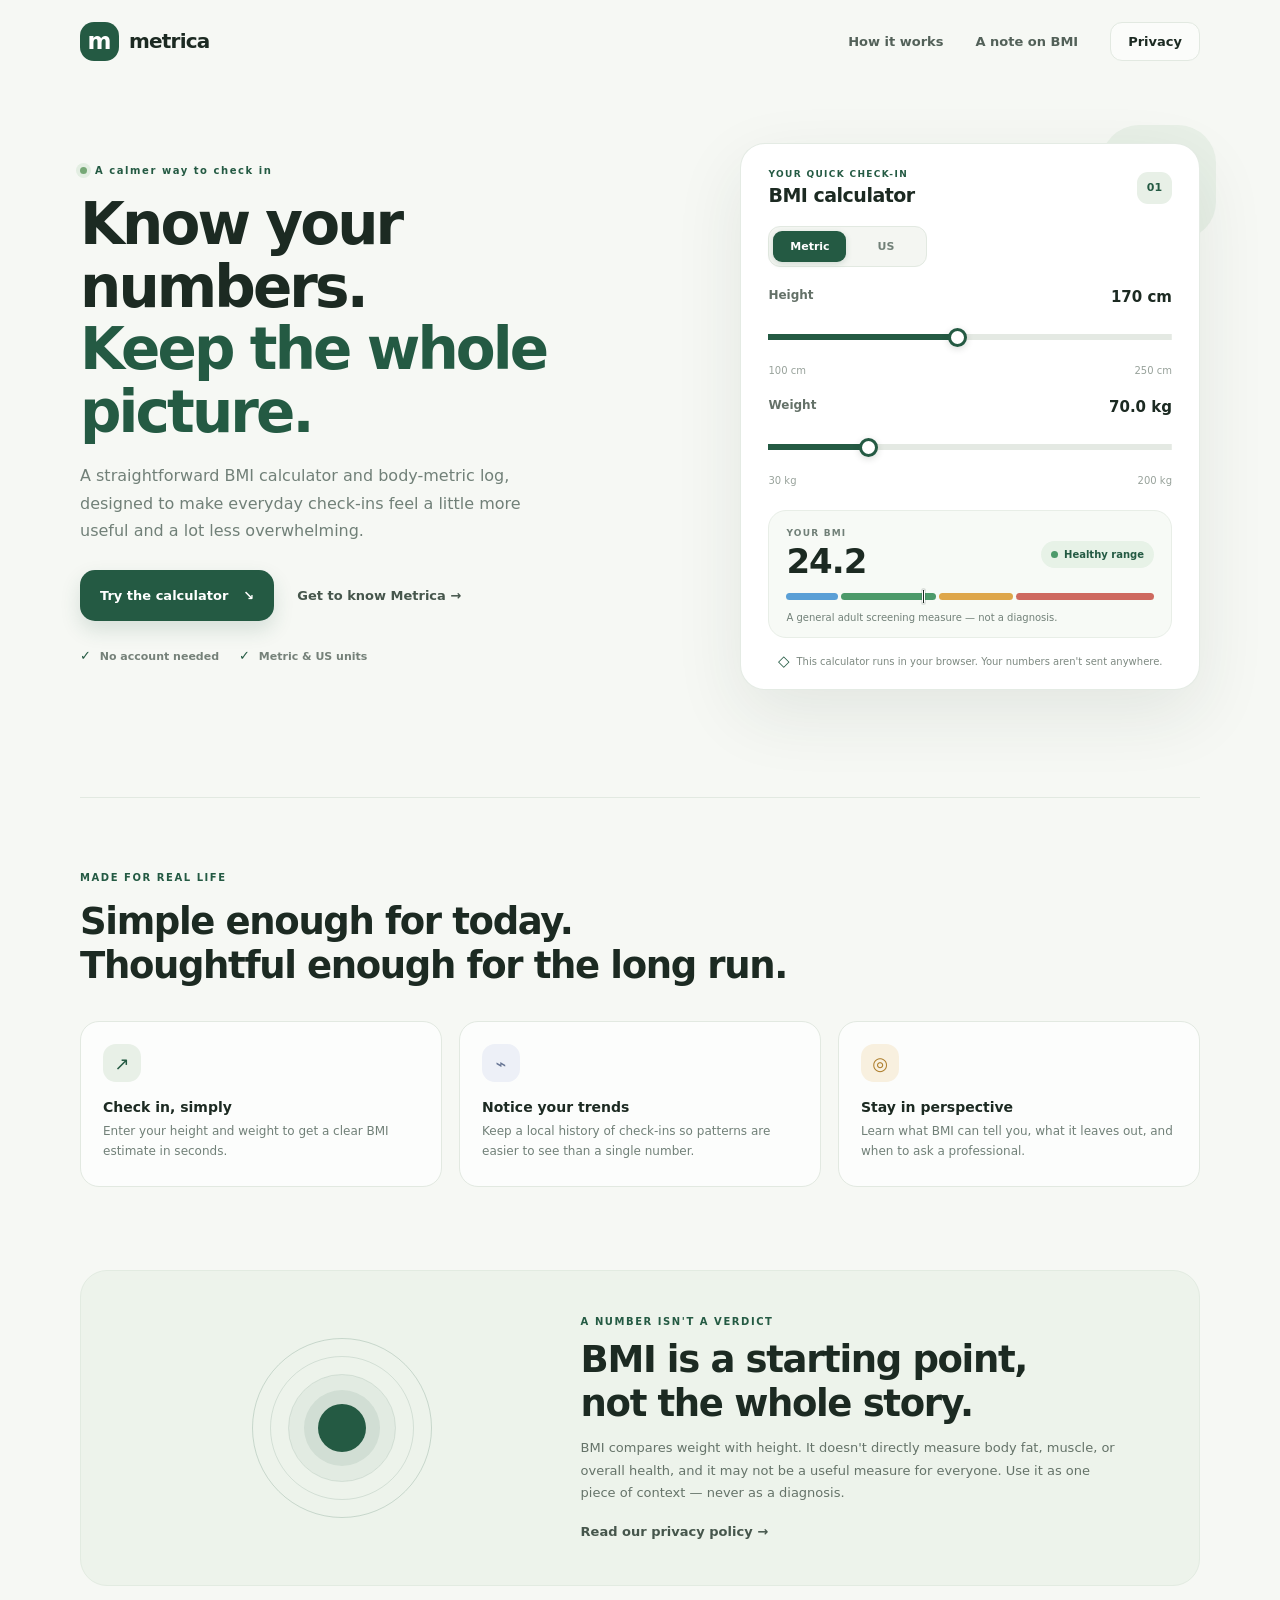
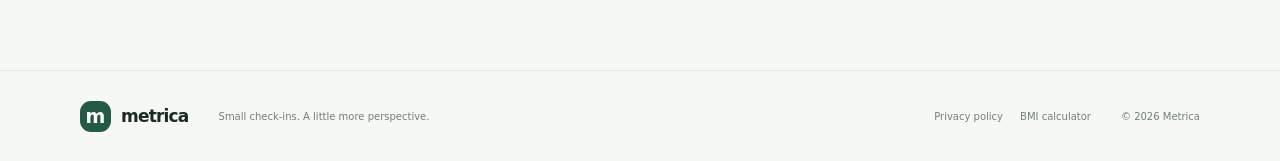
<file: index.html>
<!doctype html>
<html lang="en">
  <head>
    <meta charset="utf-8" />
    <meta name="viewport" content="width=device-width, initial-scale=1" />
    <meta
      name="description"
      content="A simple, private BMI calculator and body-metric companion. Check in, understand the context, and follow your measurements over time."
    />
    <meta name="theme-color" content="#f6f8f4" />
    <title>Metrica — your body, in context</title>
    <link rel="icon" href="favicon.svg" type="image/svg+xml" />
    <link rel="stylesheet" href="styles.css" />
    <script src="app.js" defer></script>
  </head>
  <body>
    <header class="site-header">
      <a class="brand" href="./" aria-label="Metrica home">
        <span class="brand-mark" aria-hidden="true">m</span>
        <span class="brand-name">metrica</span>
      </a>
      <nav class="site-nav" aria-label="Main navigation">
        <a href="#how-it-works">How it works</a>
        <a href="#perspective">A note on BMI</a>
        <a class="nav-cta" href="privacy/">Privacy</a>
      </nav>
    </header>

    <main>
      <section class="hero section-wrap">
        <div class="hero-copy">
          <p class="eyebrow"><span class="eyebrow-dot"></span> A calmer way to check in</p>
          <h1>Know your numbers.<br /><span>Keep the whole picture.</span></h1>
          <p class="hero-description">
            A straightforward BMI calculator and body-metric log, designed to make everyday
            check-ins feel a little more useful and a lot less overwhelming.
          </p>
          <div class="hero-actions">
            <a class="button button-primary" href="#calculator">Try the calculator <span aria-hidden="true">↘</span></a>
            <a class="text-link" href="#how-it-works">Get to know Metrica <span aria-hidden="true">→</span></a>
          </div>
          <div class="trust-row" aria-label="Metrica features">
            <span><span class="check" aria-hidden="true">✓</span> No account needed</span>
            <span><span class="check" aria-hidden="true">✓</span> Metric &amp; US units</span>
          </div>
        </div>

        <section class="calculator-card" id="calculator" aria-labelledby="calculator-title">
          <div class="calculator-topline">
            <div>
              <p class="card-eyebrow">YOUR QUICK CHECK-IN</p>
              <h2 id="calculator-title">BMI calculator</h2>
            </div>
            <span class="card-step" aria-hidden="true">01</span>
          </div>

          <div class="unit-switch" role="group" aria-label="Measurement units">
            <button type="button" class="unit-button is-active" data-unit="metric" aria-pressed="true">Metric</button>
            <button type="button" class="unit-button" data-unit="imperial" aria-pressed="false">US</button>
          </div>

          <div class="range-field">
            <label for="height">Height <output id="height-value" for="height">170 cm</output></label>
            <input id="height" type="range" min="100" max="250" step="1" value="170" />
            <div class="range-ends" aria-hidden="true"><span id="height-min">100 cm</span><span id="height-max">250 cm</span></div>
          </div>

          <div class="range-field">
            <label for="weight">Weight <output id="weight-value" for="weight">70.0 kg</output></label>
            <input id="weight" type="range" min="30" max="200" step="0.1" value="70" />
            <div class="range-ends" aria-hidden="true"><span id="weight-min">30 kg</span><span id="weight-max">200 kg</span></div>
          </div>

          <div class="result-panel" aria-live="polite">
            <div class="result-copy">
              <p class="result-label">YOUR BMI</p>
              <p class="result-number" id="bmi-value">24.2</p>
            </div>
            <div class="result-category">
              <span class="category-dot" id="category-dot"></span>
              <span id="bmi-category">Healthy range</span>
            </div>
            <div class="bmi-scale" aria-hidden="true">
              <span class="scale-segment scale-low"></span>
              <span class="scale-segment scale-healthy"></span>
              <span class="scale-segment scale-high"></span>
              <span class="scale-segment scale-obesity"></span>
              <span class="scale-marker" id="scale-marker"></span>
            </div>
            <p class="result-note">A general adult screening measure — not a diagnosis.</p>
          </div>
          <p class="privacy-note"><span aria-hidden="true">◇</span> This calculator runs in your browser. Your numbers aren't sent anywhere.</p>
        </section>
      </section>

      <section class="feature-strip section-wrap" id="how-it-works">
        <div class="feature-intro">
          <p class="eyebrow">MADE FOR REAL LIFE</p>
          <h2>Simple enough for today.<br />Thoughtful enough for the long run.</h2>
        </div>
        <div class="feature-grid">
          <article class="feature">
            <span class="feature-icon" aria-hidden="true">↗</span>
            <h3>Check in, simply</h3>
            <p>Enter your height and weight to get a clear BMI estimate in seconds.</p>
          </article>
          <article class="feature">
            <span class="feature-icon feature-icon-soft" aria-hidden="true">⌁</span>
            <h3>Notice your trends</h3>
            <p>Keep a local history of check-ins so patterns are easier to see than a single number.</p>
          </article>
          <article class="feature">
            <span class="feature-icon feature-icon-gold" aria-hidden="true">◎</span>
            <h3>Stay in perspective</h3>
            <p>Learn what BMI can tell you, what it leaves out, and when to ask a professional.</p>
          </article>
        </div>
      </section>

      <section class="perspective section-wrap" id="perspective">
        <div class="perspective-mark" aria-hidden="true">
          <span class="mark-ring"></span>
          <span class="mark-center"></span>
        </div>
        <div class="perspective-copy">
          <p class="eyebrow">A NUMBER ISN'T A VERDICT</p>
          <h2>BMI is a starting point,<br />not the whole story.</h2>
          <p>
            BMI compares weight with height. It doesn't directly measure body fat, muscle, or
            overall health, and it may not be a useful measure for everyone. Use it as one piece
            of context — never as a diagnosis.
          </p>
          <a class="text-link" href="privacy/">Read our privacy policy <span aria-hidden="true">→</span></a>
        </div>
      </section>
    </main>

    <footer class="site-footer">
      <div class="footer-inner">
        <a class="brand footer-brand" href="./" aria-label="Metrica home">
          <span class="brand-mark" aria-hidden="true">m</span>
          <span class="brand-name">metrica</span>
        </a>
        <p>Small check-ins. A little more perspective.</p>
        <nav aria-label="Footer navigation">
          <a href="privacy/">Privacy policy</a>
          <a href="#calculator">BMI calculator</a>
        </nav>
        <span class="copyright">© <span id="current-year">2026</span> Metrica</span>
      </div>
    </footer>
  </body>
</html>
</file>
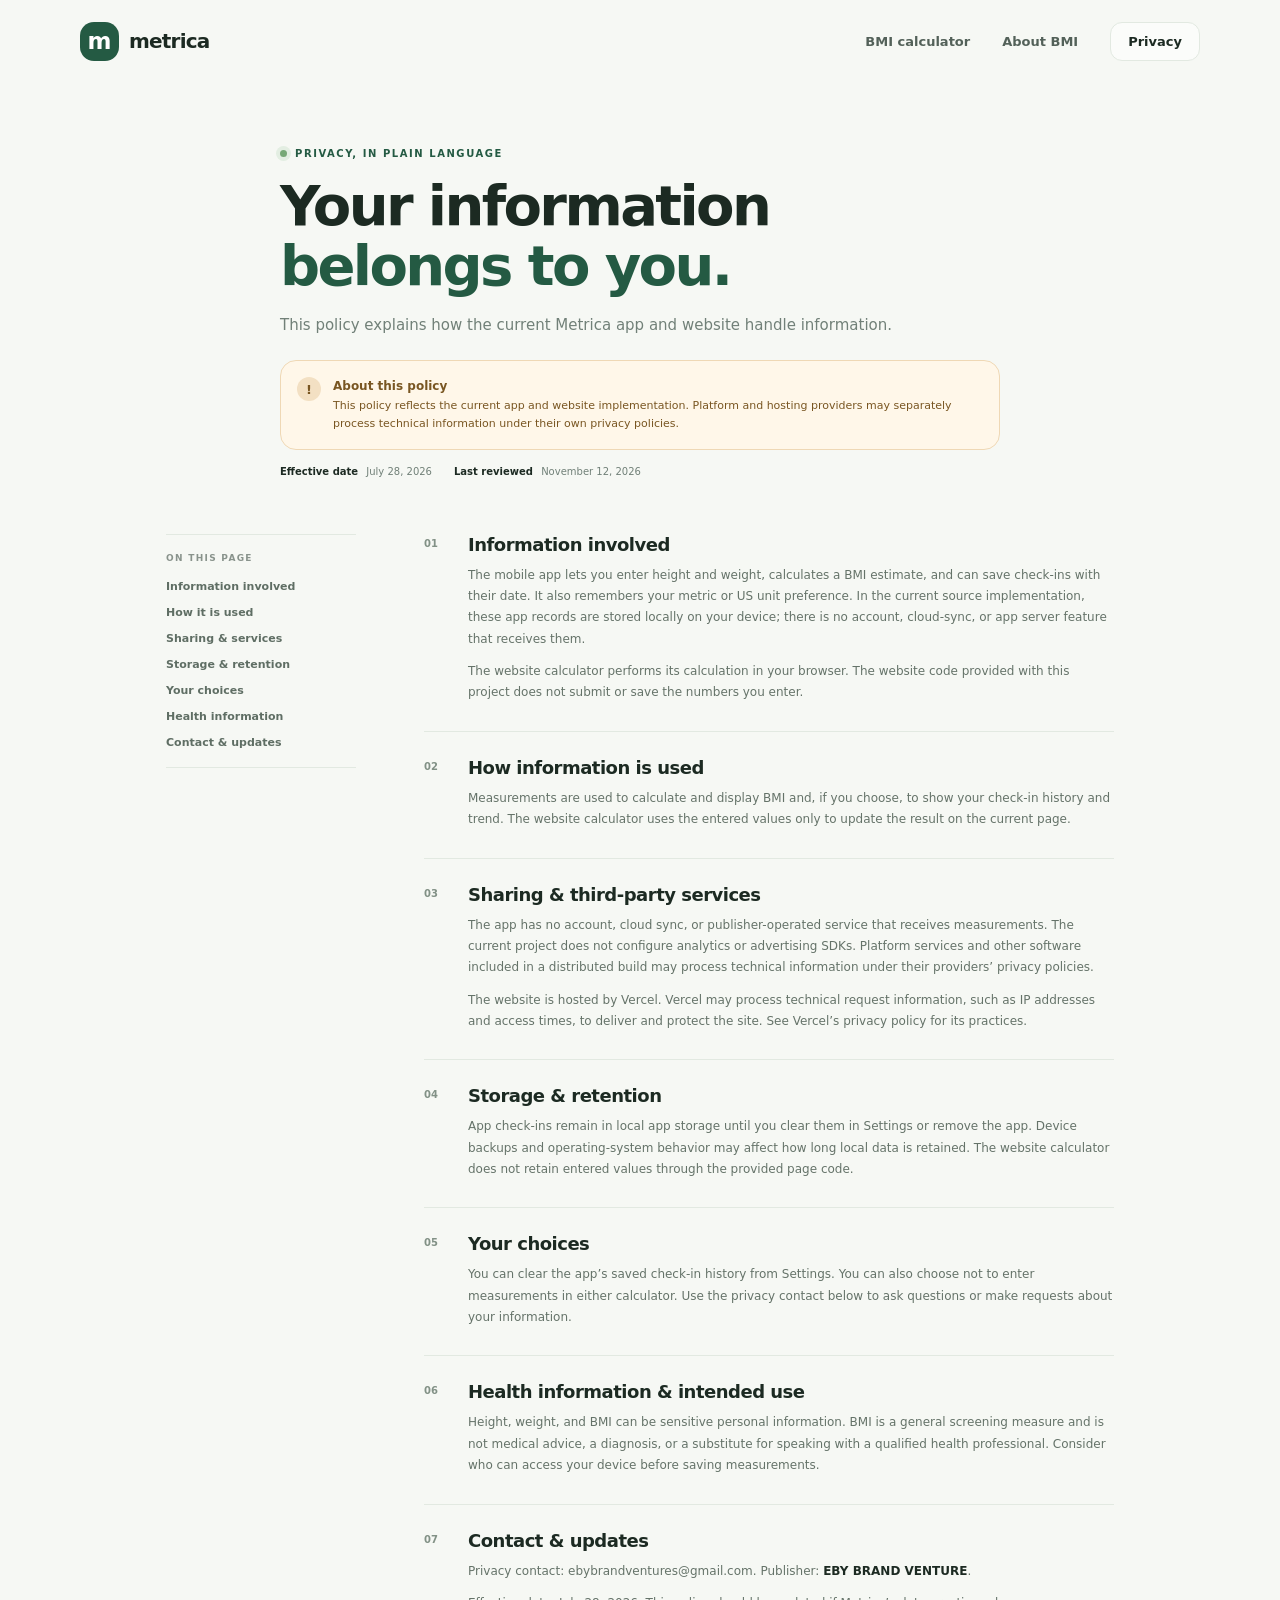
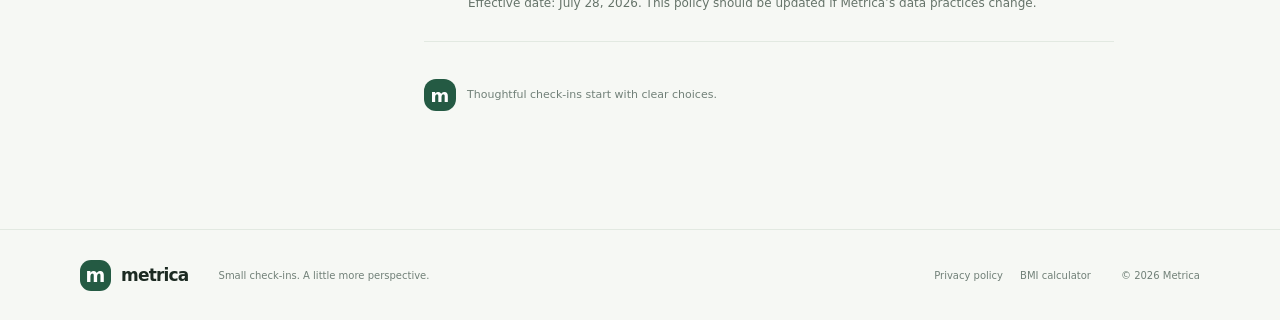
<file: privacy/index.html>
<!doctype html>
<html lang="en">
  <head>
    <meta charset="utf-8" />
    <meta name="viewport" content="width=device-width, initial-scale=1" />
    <meta
      name="description"
      content="Privacy policy for Metrica, published by EBY BRAND VENTURE."
    />
    <meta name="theme-color" content="#f6f8f4" />
    <title>Privacy policy — Metrica</title>
    <link rel="icon" href="../favicon.svg" type="image/svg+xml" />
    <link rel="stylesheet" href="../styles.css" />
    <script src="../app.js" defer></script>
  </head>
  <body>
    <header class="site-header">
      <a class="brand" href="../" aria-label="Metrica home">
        <span class="brand-mark" aria-hidden="true">m</span>
        <span class="brand-name">metrica</span>
      </a>
      <nav class="site-nav" aria-label="Main navigation">
        <a href="../#calculator">BMI calculator</a>
        <a href="../#perspective">About BMI</a>
        <a class="nav-cta" href="./" aria-current="page">Privacy</a>
      </nav>
    </header>

    <main class="policy-page">
      <div class="policy-heading">
        <p class="eyebrow"><span class="eyebrow-dot"></span> PRIVACY, IN PLAIN LANGUAGE</p>
        <h1>Your information<br /><span>belongs to you.</span></h1>
        <p class="policy-intro">
          This policy explains how the current Metrica app and website handle information.
        </p>
        <div class="draft-callout" role="note">
          <span class="draft-icon" aria-hidden="true">!</span>
          <div>
            <strong>About this policy</strong>
            <p>
              This policy reflects the current app and website implementation. Platform and
              hosting providers may separately process technical information under their own
              privacy policies.
            </p>
          </div>
        </div>
        <div class="policy-meta">
          <span><strong>Effective date</strong> July 28, 2026</span>
          <span><strong>Last reviewed</strong> November 12, 2026</span>
        </div>
      </div>

      <div class="policy-layout">
        <aside class="policy-toc" aria-label="On this page">
          <p>ON THIS PAGE</p>
          <a href="#data">Information involved</a>
          <a href="#use">How it is used</a>
          <a href="#sharing">Sharing &amp; services</a>
          <a href="#retention">Storage &amp; retention</a>
          <a href="#choices">Your choices</a>
          <a href="#health">Health information</a>
          <a href="#contact">Contact &amp; updates</a>
        </aside>

        <article class="policy-article">
          <section id="data">
            <span class="policy-index">01</span>
            <div>
              <h2>Information involved</h2>
              <p>
                The mobile app lets you enter height and weight, calculates a BMI estimate, and
                can save check-ins with their date. It also remembers your metric or US unit
                preference. In the current source implementation, these app records are stored
                locally on your device; there is no account, cloud-sync, or app server feature
                that receives them.
              </p>
              <p>
                The website calculator performs its calculation in your browser. The website code
                provided with this project does not submit or save the numbers you enter.
              </p>
            </div>
          </section>

          <section id="use">
            <span class="policy-index">02</span>
            <div>
              <h2>How information is used</h2>
              <p>
                Measurements are used to calculate and display BMI and, if you choose, to show
                your check-in history and trend. The website calculator uses the entered values
                only to update the result on the current page.
              </p>
            </div>
          </section>

          <section id="sharing">
            <span class="policy-index">03</span>
            <div>
              <h2>Sharing &amp; third-party services</h2>
              <p>
                The app has no account, cloud sync, or publisher-operated service that receives
                measurements. The current project does not configure analytics or advertising
                SDKs. Platform services and other software included in a distributed build may
                process technical information under their providers’ privacy policies.
              </p>
              <p>
                The website is hosted by Vercel. Vercel may process technical request information,
                such as IP addresses and access times, to deliver and protect the site. See
                Vercel’s privacy policy for its practices.
              </p>
            </div>
          </section>

          <section id="retention">
            <span class="policy-index">04</span>
            <div>
              <h2>Storage &amp; retention</h2>
              <p>
                App check-ins remain in local app storage until you clear them in Settings or
                remove the app. Device backups and operating-system behavior may affect how long
                local data is retained. The website calculator does not retain entered values
                through the provided page code.
              </p>
            </div>
          </section>

          <section id="choices">
            <span class="policy-index">05</span>
            <div>
              <h2>Your choices</h2>
              <p>
                You can clear the app’s saved check-in history from Settings. You can also choose
                not to enter measurements in either calculator. Use the privacy contact below
                to ask questions or make requests about your information.
              </p>
            </div>
          </section>

          <section id="health">
            <span class="policy-index">06</span>
            <div>
              <h2>Health information &amp; intended use</h2>
              <p>
                Height, weight, and BMI can be sensitive personal information. BMI is a general
                screening measure and is not medical advice, a diagnosis, or a substitute for
                speaking with a qualified health professional. Consider who can access your
                device before saving measurements.
              </p>
            </div>
          </section>

          <section id="contact">
            <span class="policy-index">07</span>
            <div>
              <h2>Contact &amp; updates</h2>
              <p>
                Privacy contact:
                <a href="mailto:ebybrandventures@gmail.com">ebybrandventures@gmail.com</a>.
                Publisher: <strong>EBY BRAND VENTURE</strong>.
              </p>
              <p>
                Effective date: <time datetime="2026-07-28">July 28, 2026</time>. This policy
                should be updated if Metrica’s data practices change.
              </p>
            </div>
          </section>

          <div class="policy-endnote">
            <span class="endnote-mark" aria-hidden="true">m</span>
            <p>Thoughtful check-ins start with clear choices.</p>
          </div>
        </article>
      </div>
    </main>

    <footer class="site-footer">
      <div class="footer-inner">
        <a class="brand footer-brand" href="../" aria-label="Metrica home">
          <span class="brand-mark" aria-hidden="true">m</span>
          <span class="brand-name">metrica</span>
        </a>
        <p>Small check-ins. A little more perspective.</p>
        <nav aria-label="Footer navigation">
          <a href="./" aria-current="page">Privacy policy</a>
          <a href="../#calculator">BMI calculator</a>
        </nav>
        <span class="copyright">© <span id="current-year">2026</span> Metrica</span>
      </div>
    </footer>
  </body>
</html>
</file>
<file: styles.css>
:root {
  color-scheme: light;
  --ink: #1c2a22;
  --muted: #718078;
  --green: #245a43;
  --green-dark: #183d2d;
  --green-soft: #e8f0e7;
  --paper: #f6f8f4;
  --white: #fff;
  --line: #e2e9e1;
  --gold: #dea64a;
  --font: Inter, ui-sans-serif, system-ui, -apple-system, BlinkMacSystemFont, "Segoe UI", sans-serif;
}

* {
  box-sizing: border-box;
}

html {
  scroll-behavior: smooth;
}

body {
  margin: 0;
  background: var(--paper);
  color: var(--ink);
  font-family: var(--font);
  -webkit-font-smoothing: antialiased;
}

a {
  color: inherit;
  text-decoration: none;
}

button,
input {
  font: inherit;
}

button:focus-visible,
a:focus-visible,
input:focus-visible {
  outline: 3px solid #78a985;
  outline-offset: 3px;
}

.site-header {
  width: min(1120px, calc(100% - 48px));
  height: 82px;
  margin: 0 auto;
  display: flex;
  align-items: center;
  justify-content: space-between;
}

.brand {
  display: inline-flex;
  align-items: center;
  gap: 10px;
}

.brand-mark {
  display: grid;
  width: 39px;
  height: 39px;
  place-items: center;
  border-radius: 14px;
  background: var(--green);
  color: var(--white);
  font-size: 23px;
  font-weight: 800;
  line-height: 1;
}

.brand-name {
  font-size: 20px;
  font-weight: 800;
  letter-spacing: -0.8px;
}

.site-nav {
  display: flex;
  align-items: center;
  gap: 32px;
  color: #536159;
  font-size: 13px;
  font-weight: 600;
}

.site-nav a,
.site-footer nav a,
.text-link {
  transition: color 160ms ease;
}

.site-nav a:hover,
.site-footer nav a:hover,
.text-link:hover {
  color: var(--green);
}

.site-nav .nav-cta {
  padding: 11px 17px;
  border: 1px solid var(--line);
  border-radius: 12px;
  background: rgba(255, 255, 255, 0.62);
  color: var(--ink);
}

.section-wrap {
  width: min(1120px, calc(100% - 48px));
  margin-inline: auto;
}

.hero {
  display: grid;
  grid-template-columns: minmax(0, 1fr) minmax(370px, 0.82fr);
  gap: clamp(42px, 8vw, 100px);
  align-items: center;
  padding-top: 61px;
  padding-bottom: 107px;
}

.hero-copy {
  padding-bottom: 5px;
}

.eyebrow,
.card-eyebrow,
.result-label {
  color: var(--green);
  font-size: 10px;
  font-weight: 800;
  letter-spacing: 1.55px;
}

.eyebrow {
  display: flex;
  align-items: center;
  gap: 8px;
  margin: 0 0 17px;
}

.eyebrow-dot {
  width: 7px;
  height: 7px;
  border-radius: 50%;
  background: #76a876;
  box-shadow: 0 0 0 4px #e3eee2;
}

h1,
h2,
h3,
p {
  margin-top: 0;
}

.hero h1 {
  margin-bottom: 19px;
  font-size: clamp(40px, 5vw, 58px);
  line-height: 1.08;
  letter-spacing: -2.9px;
}

.hero h1 span {
  color: var(--green);
}

.hero-description {
  max-width: 485px;
  margin-bottom: 26px;
  color: var(--muted);
  font-size: 16px;
  line-height: 1.7;
}

.hero-actions {
  display: flex;
  flex-wrap: wrap;
  align-items: center;
  gap: 23px;
}

.button {
  display: inline-flex;
  min-height: 51px;
  align-items: center;
  justify-content: center;
  gap: 15px;
  padding: 0 20px;
  border-radius: 15px;
  font-size: 13px;
  font-weight: 700;
  transition: background 160ms ease, transform 160ms ease;
}

.button:hover {
  transform: translateY(-1px);
}

.button-primary {
  background: var(--green);
  color: var(--white);
  box-shadow: 0 9px 20px rgba(36, 90, 67, 0.15);
}

.button-primary:hover {
  background: var(--green-dark);
}

.text-link {
  color: #46564c;
  font-size: 13px;
  font-weight: 700;
}

.trust-row {
  display: flex;
  flex-wrap: wrap;
  gap: 20px;
  margin-top: 27px;
  color: #758179;
  font-size: 11px;
  font-weight: 600;
}

.check {
  margin-right: 5px;
  color: var(--green);
  font-size: 13px;
}

.calculator-card {
  position: relative;
  padding: 25px 27px 19px;
  border: 1px solid rgba(226, 233, 225, 0.9);
  border-radius: 25px;
  background: var(--white);
  box-shadow: 0 24px 70px rgba(29, 59, 39, 0.09);
}

.calculator-card::before {
  position: absolute;
  z-index: -1;
  top: -19px;
  right: -17px;
  width: 115px;
  height: 115px;
  border-radius: 38px;
  background: #e8f0e7;
  content: "";
}

.calculator-topline {
  display: flex;
  align-items: center;
  justify-content: space-between;
}

.card-eyebrow {
  margin: 0 0 5px;
  font-size: 9px;
  letter-spacing: 1.35px;
}

.calculator-topline h2 {
  margin: 0;
  font-size: 19px;
  font-weight: 750;
  letter-spacing: -0.5px;
}

.card-step {
  display: grid;
  width: 35px;
  height: 32px;
  place-items: center;
  border-radius: 11px;
  background: var(--green-soft);
  color: var(--green);
  font-size: 11px;
  font-weight: 800;
}

.unit-switch {
  display: flex;
  width: fit-content;
  gap: 3px;
  margin: 20px 0 21px;
  padding: 4px;
  border: 1px solid var(--line);
  border-radius: 12px;
  background: #f4f6f2;
}

.unit-button {
  min-width: 73px;
  min-height: 31px;
  border: 0;
  border-radius: 9px;
  background: transparent;
  color: var(--muted);
  cursor: pointer;
  font-size: 11px;
  font-weight: 700;
}

.unit-button.is-active {
  background: var(--green);
  color: var(--white);
  box-shadow: 0 2px 6px rgba(36, 90, 67, 0.17);
}

.range-field {
  margin: 18px 0 22px;
}

.range-field label {
  display: flex;
  justify-content: space-between;
  margin-bottom: 12px;
  color: #647168;
  font-size: 12px;
  font-weight: 600;
}

.range-field output {
  color: var(--ink);
  font-size: 15px;
  font-weight: 750;
}

.range-field input {
  display: block;
  width: 100%;
  height: 38px;
  margin: 0;
  border-radius: 5px;
  appearance: none;
  background-color: transparent;
  background-repeat: no-repeat;
  background-position: center;
  background-size: 100% 6px;
  cursor: pointer;
}

.range-field input::-webkit-slider-thumb {
  width: 19px;
  height: 19px;
  border: 3px solid var(--green);
  border-radius: 50%;
  appearance: none;
  background: var(--white);
  box-shadow: 0 2px 7px rgba(28, 42, 34, 0.16);
}

.range-field input::-moz-range-thumb {
  width: 13px;
  height: 13px;
  border: 3px solid var(--green);
  border-radius: 50%;
  background: var(--white);
  box-shadow: 0 2px 7px rgba(28, 42, 34, 0.16);
}

.range-ends {
  display: flex;
  justify-content: space-between;
  margin-top: 9px;
  color: #98a29b;
  font-size: 10px;
}

.result-panel {
  position: relative;
  display: grid;
  grid-template-columns: 1fr auto;
  align-items: center;
  row-gap: 12px;
  margin-top: 24px;
  padding: 17px 17px 14px;
  overflow: hidden;
  border: 1px solid #e8eee7;
  border-radius: 18px;
  background: #f7faf6;
}

.result-label {
  margin: 0 0 3px;
  color: var(--muted);
  font-size: 9px;
  letter-spacing: 1.2px;
}

.result-number {
  margin: 0;
  font-size: 34px;
  font-weight: 800;
  letter-spacing: -1px;
}

.result-category {
  display: inline-flex;
  align-items: center;
  gap: 6px;
  padding: 8px 10px;
  border-radius: 99px;
  background: #e7f2e7;
  color: var(--green);
  font-size: 10px;
  font-weight: 700;
}

.category-dot {
  width: 7px;
  height: 7px;
  border-radius: 50%;
  background: #4c9a6a;
}

.bmi-scale {
  position: relative;
  display: flex;
  grid-column: 1 / -1;
  gap: 3px;
  height: 7px;
}

.scale-segment {
  height: 7px;
  border-radius: 6px;
}

.scale-low {
  width: 14%;
  background: #5a9fd6;
}

.scale-healthy {
  width: 26%;
  background: #4c9a6a;
}

.scale-high {
  width: 20%;
  background: #dea64a;
}

.scale-obesity {
  flex: 1;
  background: #ce695f;
}

.scale-marker {
  position: absolute;
  top: -4px;
  left: 36%;
  width: 3px;
  height: 15px;
  border: 1px solid var(--white);
  border-radius: 3px;
  background: var(--ink);
  box-shadow: 0 0 0 1px rgba(28, 42, 34, 0.12);
}

.result-note {
  grid-column: 1 / -1;
  margin: 0;
  color: var(--muted);
  font-size: 10px;
}

.privacy-note {
  display: flex;
  align-items: center;
  justify-content: center;
  gap: 7px;
  margin: 14px 0 0;
  color: #7d8981;
  font-size: 10px;
}

.privacy-note span {
  color: var(--green);
  font-size: 15px;
}

.feature-strip {
  padding-top: 74px;
  padding-bottom: 83px;
  border-top: 1px solid var(--line);
}

.feature-intro h2,
.perspective-copy h2 {
  margin-bottom: 34px;
  font-size: clamp(28px, 3.2vw, 37px);
  line-height: 1.18;
  letter-spacing: -1.35px;
}

.feature-grid {
  display: grid;
  grid-template-columns: repeat(3, 1fr);
  gap: 17px;
}

.feature {
  padding: 22px 22px 24px;
  border: 1px solid var(--line);
  border-radius: 19px;
  background: rgba(255, 255, 255, 0.73);
}

.feature-icon {
  display: grid;
  width: 38px;
  height: 38px;
  place-items: center;
  margin-bottom: 17px;
  border-radius: 13px;
  background: var(--green-soft);
  color: var(--green);
  font-size: 18px;
}

.feature-icon-soft {
  background: #edf0f7;
  color: #667493;
}

.feature-icon-gold {
  background: #f8f0df;
  color: #ae7f2e;
}

.feature h3 {
  margin-bottom: 7px;
  font-size: 14px;
  font-weight: 750;
}

.feature p {
  margin-bottom: 0;
  color: var(--muted);
  font-size: 12px;
  line-height: 1.65;
}

.perspective {
  display: grid;
  grid-template-columns: 0.8fr 1.2fr;
  align-items: center;
  gap: 60px;
  padding: 45px clamp(28px, 7vw, 82px);
  margin-bottom: 84px;
  border: 1px solid #e2ebe1;
  border-radius: 27px;
  background: #edf3eb;
}

.perspective-mark {
  position: relative;
  display: grid;
  width: 180px;
  height: 180px;
  place-items: center;
  justify-self: center;
}

.mark-ring,
.mark-center {
  position: absolute;
  border: 1px solid rgba(36, 90, 67, 0.19);
  border-radius: 50%;
}

.mark-ring {
  width: 180px;
  height: 180px;
}

.mark-ring::before,
.mark-ring::after {
  position: absolute;
  border: 1px solid rgba(36, 90, 67, 0.13);
  border-radius: 50%;
  content: "";
  inset: 17px;
}

.mark-ring::after {
  inset: 35px;
}

.mark-center {
  width: 48px;
  height: 48px;
  border: 0;
  background: var(--green);
  box-shadow: 0 0 0 14px rgba(36, 90, 67, 0.09), 0 0 0 29px rgba(36, 90, 67, 0.05);
}

.perspective-copy .eyebrow {
  margin-bottom: 11px;
}

.perspective-copy h2 {
  margin-bottom: 12px;
}

.perspective-copy > p:not(.eyebrow) {
  max-width: 545px;
  margin-bottom: 17px;
  color: #657369;
  font-size: 13px;
  line-height: 1.72;
}

.site-footer {
  border-top: 1px solid var(--line);
}

.footer-inner {
  display: grid;
  grid-template-columns: auto 1fr auto auto;
  align-items: center;
  gap: 30px;
  width: min(1120px, calc(100% - 48px));
  min-height: 90px;
  margin: 0 auto;
}

.footer-brand .brand-mark {
  width: 31px;
  height: 31px;
  border-radius: 11px;
  font-size: 19px;
}

.footer-brand .brand-name {
  font-size: 17px;
}

.footer-inner > p,
.copyright,
.site-footer nav {
  margin: 0;
  color: var(--muted);
  font-size: 10px;
}

.site-footer nav {
  display: flex;
  gap: 17px;
}

.policy-page {
  width: min(1120px, calc(100% - 48px));
  margin: 0 auto;
  padding: 66px 0 106px;
}

.policy-heading {
  max-width: 720px;
  margin: 0 auto 57px;
}

.policy-heading h1 {
  margin-bottom: 16px;
  font-size: clamp(42px, 5vw, 56px);
  line-height: 1.08;
  letter-spacing: -2.6px;
}

.policy-heading h1 span {
  color: var(--green);
}

.policy-intro {
  max-width: 620px;
  margin-bottom: 22px;
  color: var(--muted);
  font-size: 15px;
  line-height: 1.7;
}

.draft-callout {
  display: flex;
  gap: 12px;
  padding: 16px;
  border: 1px solid #efd8b5;
  border-radius: 16px;
  background: #fff7e9;
  color: #795622;
}

.draft-icon {
  display: grid;
  flex: 0 0 24px;
  width: 24px;
  height: 24px;
  place-items: center;
  border-radius: 50%;
  background: #f3e0c3;
  font-size: 13px;
  font-weight: 800;
}

.draft-callout strong {
  display: block;
  margin: 2px 0 4px;
  font-size: 12px;
}

.draft-callout p {
  margin: 0;
  font-size: 11px;
  line-height: 1.6;
}

.policy-meta {
  display: flex;
  flex-wrap: wrap;
  gap: 22px;
  margin-top: 16px;
  color: var(--muted);
  font-size: 10px;
}

.policy-meta strong {
  margin-right: 5px;
  color: var(--ink);
}

.policy-layout {
  display: grid;
  grid-template-columns: 190px minmax(0, 690px);
  justify-content: center;
  align-items: start;
  gap: 68px;
}

.policy-toc {
  position: sticky;
  top: 24px;
  display: grid;
  gap: 13px;
  padding: 18px 0;
  border-top: 1px solid var(--line);
  border-bottom: 1px solid var(--line);
}

.policy-toc p {
  margin: 0 0 4px;
  color: #89938c;
  font-size: 9px;
  font-weight: 800;
  letter-spacing: 1.3px;
}

.policy-toc a {
  color: #5f6e64;
  font-size: 11px;
  font-weight: 600;
}

.policy-toc a:hover {
  color: var(--green);
}

.policy-article section {
  display: grid;
  grid-template-columns: 31px 1fr;
  gap: 13px;
  padding: 0 0 27px;
  margin-bottom: 25px;
  border-bottom: 1px solid var(--line);
  scroll-margin-top: 26px;
}

.policy-index {
  padding-top: 4px;
  color: #829186;
  font-size: 10px;
  font-weight: 800;
}

.policy-article h2 {
  margin: 0 0 10px;
  font-size: 18px;
  letter-spacing: -0.5px;
}

.policy-article p {
  margin: 0 0 11px;
  color: #657369;
  font-size: 12px;
  line-height: 1.78;
}

.policy-article p:last-child {
  margin-bottom: 0;
}

.policy-article strong {
  color: var(--ink);
  font-weight: 700;
}

.policy-endnote {
  display: flex;
  align-items: center;
  gap: 11px;
  padding: 12px 0;
}

.endnote-mark {
  display: grid;
  width: 32px;
  height: 32px;
  place-items: center;
  border-radius: 12px;
  background: var(--green);
  color: var(--white);
  font-size: 18px;
  font-weight: 800;
}

.policy-endnote p {
  margin: 0;
  color: var(--muted);
  font-size: 11px;
}

@media (max-width: 900px) {
  .hero {
    grid-template-columns: minmax(0, 1fr) minmax(330px, 0.9fr);
    gap: 36px;
    padding-top: 45px;
  }

  .hero h1 {
    font-size: 46px;
  }

  .perspective {
    gap: 35px;
  }

  .footer-inner {
    grid-template-columns: auto 1fr auto;
    gap: 17px;
  }

  .footer-inner > p {
    display: none;
  }
}

@media (max-width: 700px) {
  .site-header,
  .section-wrap,
  .footer-inner,
  .policy-page {
    width: min(100% - 36px, 540px);
  }

  .site-header {
    height: 70px;
  }

  .policy-page {
    padding: 43px 0 69px;
  }

  .policy-heading {
    margin-bottom: 38px;
  }

  .policy-heading h1 {
    font-size: 43px;
    letter-spacing: -1.9px;
  }

  .policy-intro {
    font-size: 13px;
  }

  .policy-layout {
    grid-template-columns: 1fr;
    gap: 30px;
  }

  .policy-toc {
    position: static;
    grid-template-columns: repeat(2, minmax(0, 1fr));
    gap: 12px;
  }

  .policy-toc p {
    grid-column: 1 / -1;
  }

  .policy-article section {
    grid-template-columns: 25px 1fr;
    gap: 9px;
  }

  .site-nav {
    gap: 15px;
    font-size: 11px;
  }

  .site-nav > a:not(.nav-cta) {
    display: none;
  }

  .site-nav .nav-cta {
    padding: 9px 13px;
  }

  .hero {
    grid-template-columns: 1fr;
    gap: 37px;
    padding-top: 34px;
    padding-bottom: 70px;
  }

  .hero h1 {
    font-size: clamp(39px, 10vw, 52px);
    letter-spacing: -2.1px;
  }

  .hero-description {
    font-size: 14px;
  }

  .calculator-card {
    padding: 22px 20px 17px;
  }

  .feature-strip {
    padding-top: 57px;
    padding-bottom: 61px;
  }

  .feature-intro h2 {
    margin-bottom: 24px;
    font-size: 29px;
  }

  .feature-grid {
    grid-template-columns: 1fr;
    gap: 10px;
  }

  .feature {
    display: grid;
    grid-template-columns: 40px 1fr;
    column-gap: 13px;
    padding: 16px;
  }

  .feature-icon {
    grid-row: 1 / span 2;
    margin: 0;
  }

  .feature h3 {
    align-self: end;
    margin: 0 0 4px;
  }

  .feature p {
    grid-column: 2;
  }

  .perspective {
    grid-template-columns: 1fr;
    gap: 25px;
    padding: 30px 24px;
    margin-bottom: 58px;
  }

  .perspective-mark {
    width: 115px;
    height: 115px;
  }

  .mark-ring {
    width: 115px;
    height: 115px;
  }

  .mark-center {
    width: 33px;
    height: 33px;
    box-shadow: 0 0 0 10px rgba(36, 90, 67, 0.09), 0 0 0 21px rgba(36, 90, 67, 0.05);
  }

  .footer-inner {
    grid-template-columns: 1fr auto;
    min-height: 83px;
  }

  .copyright {
    display: none;
  }
}

@media (max-width: 380px) {
  .hero-actions {
    gap: 14px;
  }

  .button {
    padding-inline: 15px;
  }

  .text-link {
    font-size: 12px;
  }
}

@media (prefers-reduced-motion: reduce) {
  *,
  *::before,
  *::after {
    scroll-behavior: auto !important;
    transition-duration: 0.01ms !important;
  }
}
</file>
